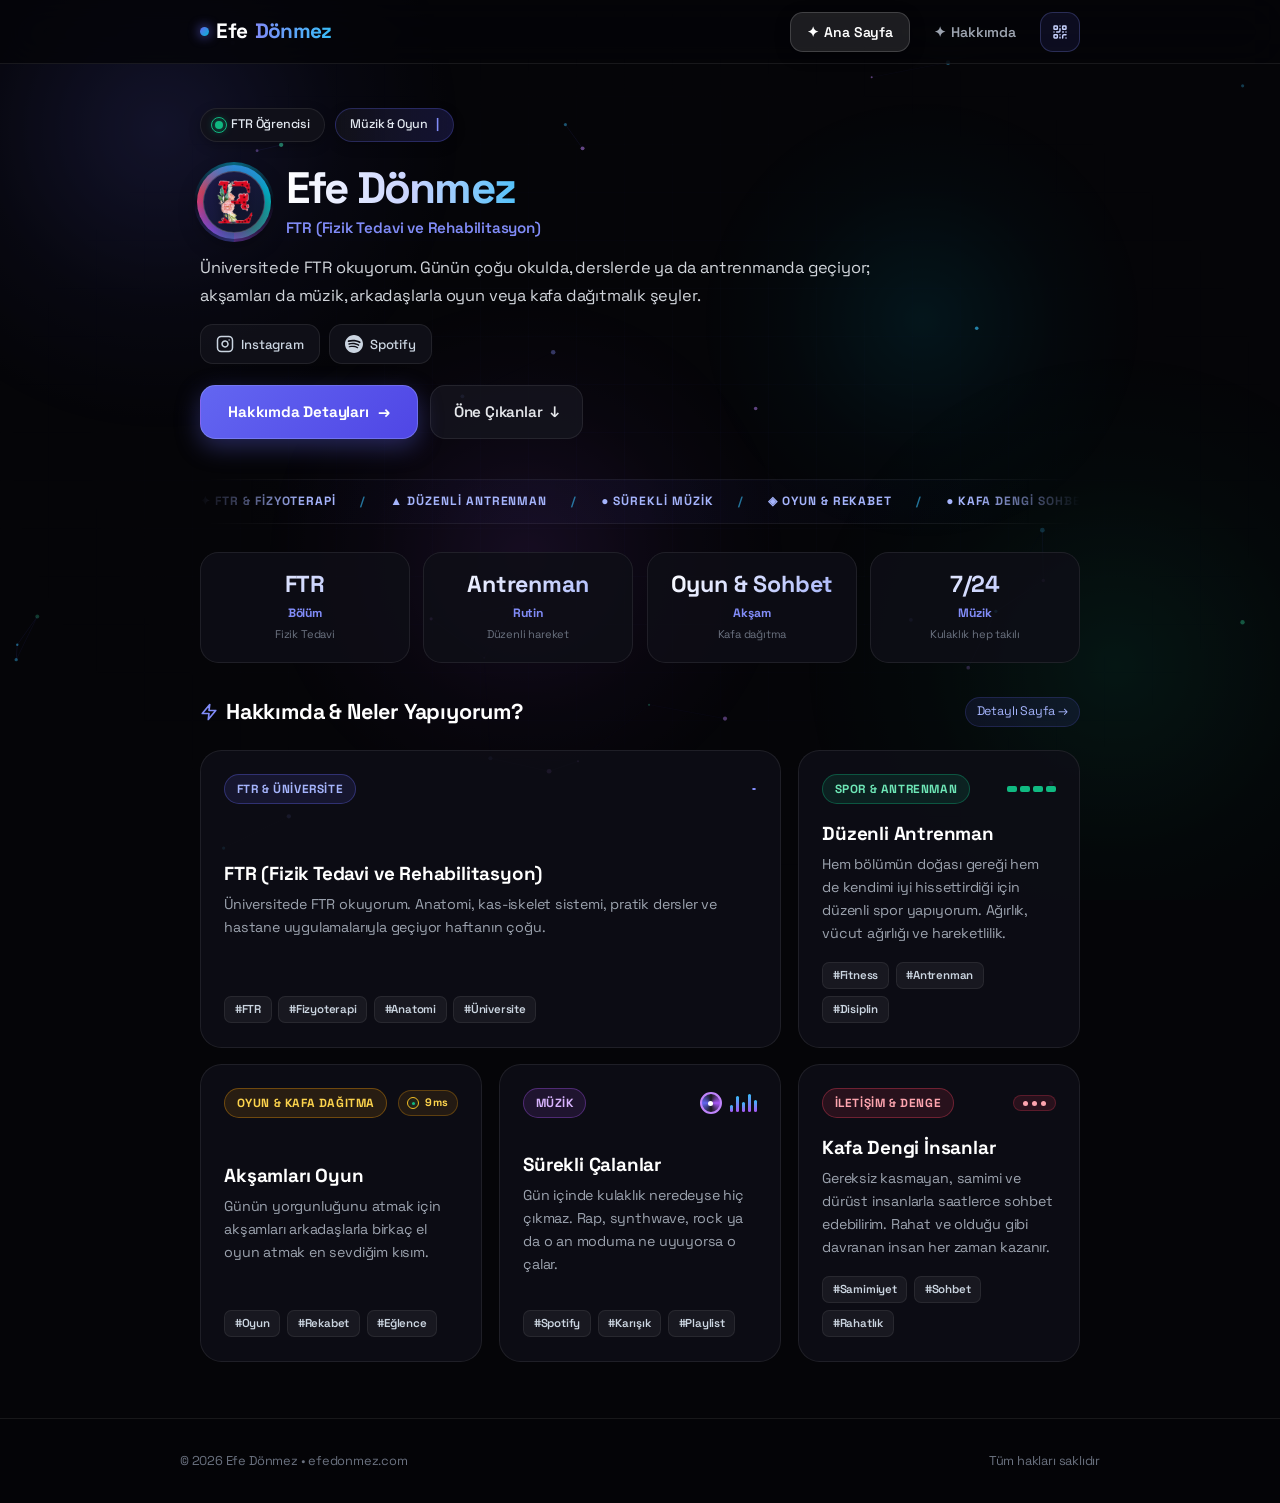
<file: index.html>
<!DOCTYPE html>
<html lang="tr">
<head>
  <meta charset="UTF-8" />
  <meta name="viewport" content="width=device-width, initial-scale=1.0, maximum-scale=5.0, viewport-fit=cover" />
  <meta name="theme-color" content="#050508" />
  <meta name="description" content="Efe Dönmez - Fizik Tedavi ve Rehabilitasyon (FTR) Öğrencisi Kişisel Web Sitesi Ana Sayfa." />
  <meta name="keywords" content="Efe Dönmez, efedonmez, efedonmez.com, FTR" />
  <link rel="canonical" href="https://efedonmez.com/" />
  <link rel="manifest" href="site.webmanifest" />
  <title>Efe Dönmez — Ana Sayfa | efedonmez.com</title>

  <!-- Favicon -->
  <link rel="icon" href="/favicon.ico" sizes="48x48" />
  <link rel="icon" type="image/png" sizes="192x192" href="/assets/favicon-192x192.png" />
  <link rel="apple-touch-icon" sizes="180x180" href="/assets/apple-touch-icon.png" />

  <!-- Fonts & Stiller (< 200 satır kuralına uygun ayrık CSS'ler) -->
  <link rel="preconnect" href="https://fonts.googleapis.com" />
  <link rel="preconnect" href="https://fonts.gstatic.com" crossorigin />
  <link href="https://fonts.googleapis.com/css2?family=Space+Grotesk:wght@400;500;600;700&display=swap" rel="stylesheet" />
  <link rel="stylesheet" href="css/base.css" />
  <link rel="stylesheet" href="css/showcase.css" />
  <link rel="stylesheet" href="css/bento.css" />
  <link rel="stylesheet" href="css/qr-card.css" />
</head>
<body>
  <div class="scroll-progress-bar" id="scroll-progress"></div>

  <!-- Ambient Background Bileşeni -->
  <canvas id="bg-particles" aria-hidden="true"></canvas>
  <div class="ambient-bg" aria-hidden="true">
    <div class="cyber-grid"></div>
    <div class="glow-orb glow-orb-1"></div>
    <div class="glow-orb glow-orb-2"></div>
    <div class="glow-orb glow-orb-3"></div>
    <div class="glow-orb glow-orb-4"></div>
  </div>
  <div class="cursor-glow" id="cursor-glow" aria-hidden="true"></div>

  <!-- Üst Navigasyon Bileşeni -->
  <header>
    <div class="nav-container">
      <a href="index.html" class="brand-btn" aria-label="Ana Sayfa">
        <span class="brand-dot"></span>Efe<span class="accent">Dönmez</span>
      </a>
      <nav class="nav-tabs">
        <a href="index.html" class="tab-btn active" id="nav-home"><span>✦</span> Ana Sayfa</a>
        <a href="hakkimda.html" class="tab-btn" id="nav-about"><span>✦</span> Hakkımda</a>
        <button onclick="openQrModal()" class="tab-btn qr-trigger-btn" title="Dijital Kartvizit & QR" aria-label="Dijital Kartvizit">
          <svg width="16" height="16" viewBox="0 0 24 24" fill="none" stroke="currentColor" stroke-width="2.2" stroke-linecap="round" stroke-linejoin="round"><rect width="5" height="5" x="3" y="3" rx="1"/><rect width="5" height="5" x="16" y="3" rx="1"/><rect width="5" height="5" x="3" y="16" rx="1"/><path d="M21 16h-3a2 2 0 0 0-2 2v3"/><path d="M21 21v.01"/><path d="M12 7v3a2 2 0 0 1-2 2H7"/><path d="M3 12h.01"/><path d="M12 3h.01"/><path d="M12 16v.01"/><path d="M16 12h1"/><path d="M21 12v.01"/><path d="M12 21v-1"/></svg>
        </button>
      </nav>
    </div>
  </header>

  <main>
    <section id="view-home" class="fade-in">
      <!-- 1. Hero Bölümü -->
      <div class="hero-section">
        <div class="profile-badge-row stagger-item" style="--delay: 0.05s">
          <div class="status-pill"><span class="status-dot"></span><span>FTR Öğrencisi</span></div>
          <div class="status-pill pill-glow"><span id="typewriter-text">Müzik & Oyun</span><span class="typewriter-cursor">|</span></div>
        </div>
        <div class="hero-main">
          <div class="hero-name-row stagger-item" style="--delay: 0.12s">
            <div class="avatar-wrapper" onclick="triggerAvatarBurst(event)" title="Tıkla!">
              <div class="avatar-ring"></div><div class="avatar-ring-outer"></div>
              <div class="hero-avatar"><img src="assets/avatar.png" alt="Efe Dönmez" width="62" height="62" fetchpriority="high" class="avatar-img" /></div>
            </div>
            <div class="hero-titles">
              <h1 class="shimmer-title">Efe Dönmez</h1>
              <p class="hero-subtitle"><span>FTR (Fizik Tedavi ve Rehabilitasyon)</span></p>
            </div>
          </div>
          <p class="hero-bio stagger-item" style="--delay: 0.2s">Üniversitede FTR okuyorum. Günün çoğu okulda, derslerde ya da antrenmanda geçiyor; akşamları da müzik, arkadaşlarla oyun veya kafa dağıtmalık şeyler.</p>
          <div class="social-strip stagger-item" style="--delay: 0.28s" id="social-strip"></div>
          <div class="hero-cta-group stagger-item" style="--delay: 0.35s">
            <a href="hakkimda.html" class="btn-hero-primary"><span class="btn-shine"></span><span>Hakkımda Detayları</span><span class="arrow-slide">→</span></a>
            <a href="#vitrin" class="btn-hero-secondary"><span>Öne Çıkanlar</span><span class="bounce-arrow">↓</span></a>
          </div>
        </div>
      </div>

      <!-- 2. Kayan Şerit (Marquee) -->
      <div class="marquee-wrapper stagger-item" style="--delay: 0.42s">
        <div class="marquee-track">
          <div class="marquee-content">
            <span>✦ FTR & FİZYOTERAPİ</span><span class="sep">/</span><span>▲ DÜZENLİ ANTRENMAN</span><span class="sep">/</span>
            <span>● SÜREKLİ MÜZİK</span><span class="sep">/</span><span>◈ OYUN & REKABET</span><span class="sep">/</span>
            <span>● KAFA DENGİ SOHBET</span><span class="sep">/</span><span>✦ EFEDONMEZ.COM</span>
          </div>
        </div>
      </div>

      <!-- 3. Sayaçlar -->
      <div class="stats-grid" id="stats-container"></div>

      <!-- 4. Bento Grid Öne Çıkanlar -->
      <div class="section-header" id="vitrin">
        <div class="section-title">
          <svg class="zap-icon" width="18" height="18" viewBox="0 0 24 24" fill="none" stroke="currentColor" stroke-width="2.2" stroke-linecap="round" stroke-linejoin="round" style="color: #818cf8; vertical-align: middle;"><polygon points="13 2 3 14 12 14 11 22 21 10 12 10 13 2"/></svg>
          <h2 style="font-size: inherit; font-weight: inherit; margin: 0; display: inline;">Hakkımda & Neler Yapıyorum?</h2>
        </div>
        <a href="hakkimda.html" class="section-sub" style="text-decoration:none;">Detaylı Sayfa →</a>
      </div>
      <div class="bento-grid" id="bento-container"></div>
    </section>
  </main>

  <footer>
    <div class="footer-inner">
      <span>© 2026 Efe Dönmez • efedonmez.com</span>
      <span>Tüm hakları saklıdır</span>
    </div>
  </footer>

  <!-- Modüler JS Bileşenleri (< 200 Satır Kuralına Uygun) -->
  <script src="js/confetti.js"></script>
  <script src="js/particles.js"></script>
  <script src="data/profile.js"></script>
  <script src="js/app.js"></script>
  <script src="js/components.js"></script>
  <script src="js/qr-card.js"></script>
</body>
</html>
</file>
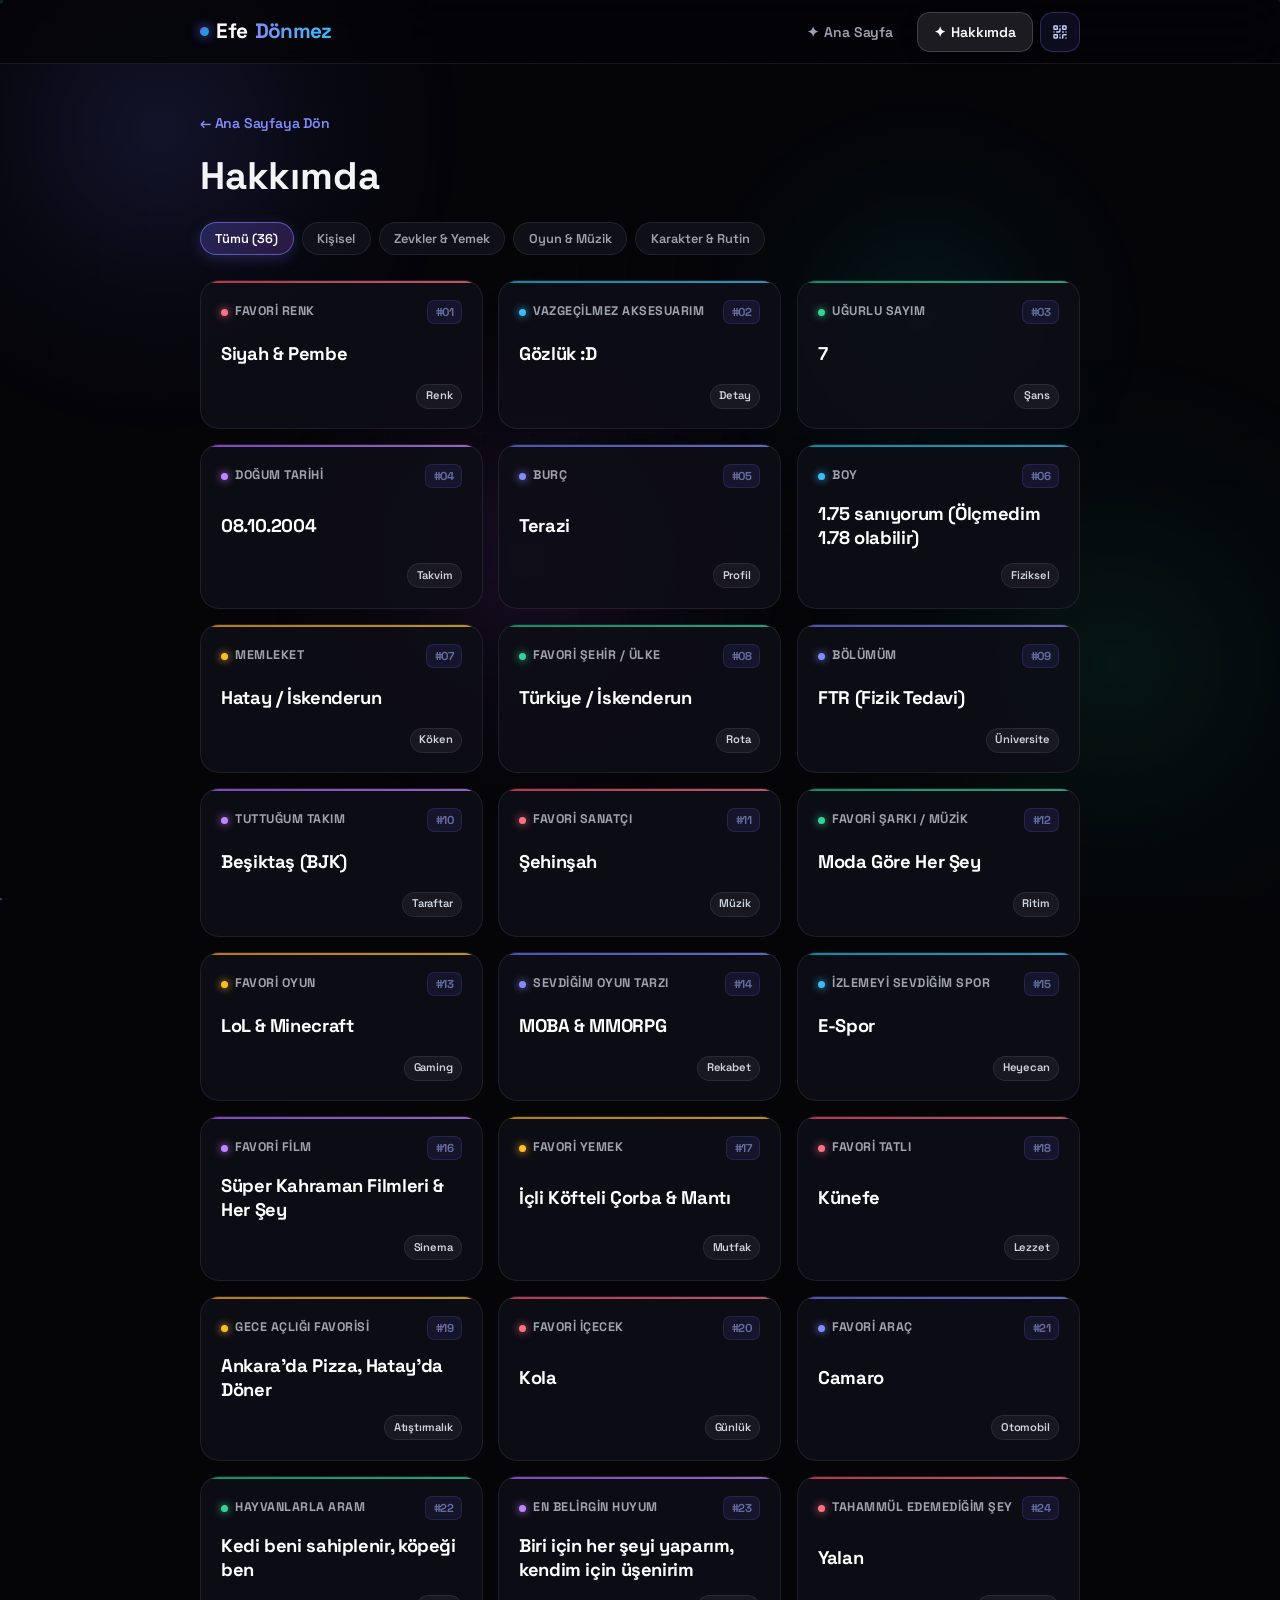
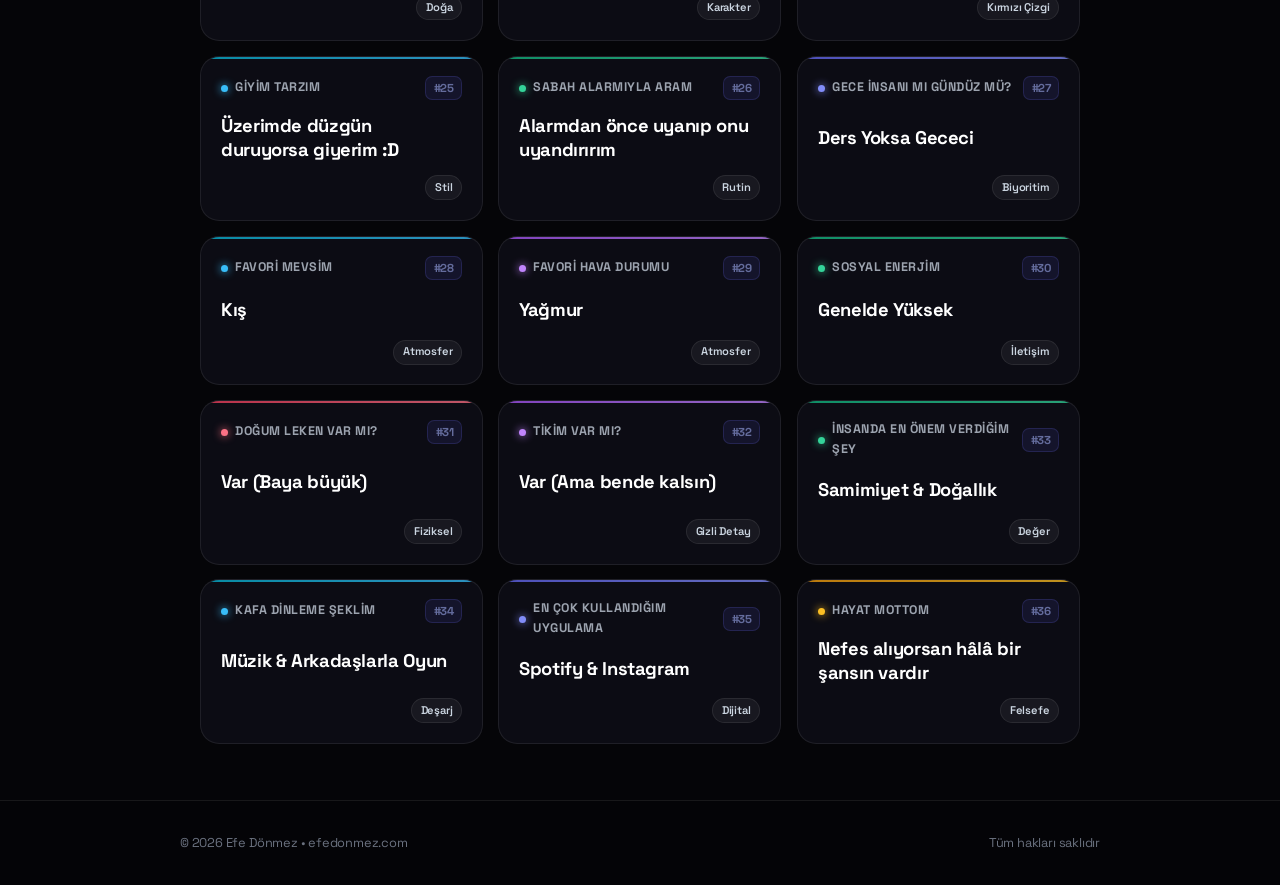
<file: hakkimda.html>
<!DOCTYPE html>
<html lang="tr">
<head>
  <meta charset="UTF-8" />
  <meta name="viewport" content="width=device-width, initial-scale=1.0, maximum-scale=5.0, viewport-fit=cover" />
  <meta name="theme-color" content="#050508" />
  <meta name="description" content="Efe Dönmez - Hakkımda & Kişisel Favoriler." />
  <link rel="canonical" href="https://efedonmez.com/hakkimda.html" />
  <link rel="manifest" href="site.webmanifest" />
  <title>Hakkımda — Efe Dönmez | efedonmez.com</title>

  <!-- Favicon -->
  <link rel="icon" href="/favicon.ico" sizes="48x48" />
  <link rel="icon" type="image/png" sizes="192x192" href="/assets/favicon-192x192.png" />
  <link rel="apple-touch-icon" sizes="180x180" href="/assets/apple-touch-icon.png" />

  <!-- Fonts & Stiller (< 200 satır kuralına uygun ayrık CSS'ler) -->
  <link rel="preconnect" href="https://fonts.googleapis.com" />
  <link rel="preconnect" href="https://fonts.gstatic.com" crossorigin />
  <link href="https://fonts.googleapis.com/css2?family=Space+Grotesk:wght@400;500;600;700&display=swap" rel="stylesheet" />
  <link rel="stylesheet" href="css/base.css" />
  <link rel="stylesheet" href="css/bento.css" />
  <link rel="stylesheet" href="css/about.css" />
  <link rel="stylesheet" href="css/qr-card.css" />
</head>
<body>
  <div class="scroll-progress-bar" id="scroll-progress"></div>

  <!-- Ambient Background Bileşeni -->
  <canvas id="bg-particles" aria-hidden="true"></canvas>
  <div class="ambient-bg" aria-hidden="true">
    <div class="cyber-grid"></div>
    <div class="glow-orb glow-orb-1"></div>
    <div class="glow-orb glow-orb-2"></div>
    <div class="glow-orb glow-orb-3"></div>
    <div class="glow-orb glow-orb-4"></div>
  </div>
  <div class="cursor-glow" id="cursor-glow" aria-hidden="true"></div>

  <!-- Üst Navigasyon Bileşeni -->
  <header>
    <div class="nav-container">
      <a href="index.html" class="brand-btn" aria-label="Ana Sayfa">
        <span class="brand-dot"></span>Efe<span class="accent">Dönmez</span>
      </a>
      <nav class="nav-tabs">
        <a href="index.html" class="tab-btn" id="nav-home"><span>✦</span> Ana Sayfa</a>
        <a href="hakkimda.html" class="tab-btn active" id="nav-about"><span>✦</span> Hakkımda</a>
        <button onclick="openQrModal()" class="tab-btn qr-trigger-btn" title="Dijital Kartvizit & QR" aria-label="Dijital Kartvizit">
          <svg width="16" height="16" viewBox="0 0 24 24" fill="none" stroke="currentColor" stroke-width="2.2" stroke-linecap="round" stroke-linejoin="round"><rect width="5" height="5" x="3" y="3" rx="1"/><rect width="5" height="5" x="16" y="3" rx="1"/><rect width="5" height="5" x="3" y="16" rx="1"/><path d="M21 16h-3a2 2 0 0 0-2 2v3"/><path d="M21 21v.01"/><path d="M12 7v3a2 2 0 0 1-2 2H7"/><path d="M3 12h.01"/><path d="M12 3h.01"/><path d="M12 16v.01"/><path d="M16 12h1"/><path d="M21 12v.01"/><path d="M12 21v-1"/></svg>
        </button>
      </nav>
    </div>
  </header>

  <main>
    <section id="view-about" class="fade-in">
      <div class="about-header">
        <a href="index.html" class="back-link">← Ana Sayfaya Dön</a>
        <h1 class="shimmer-title" style="font-size: clamp(1.8rem, 4vw, 2.4rem);">Hakkımda</h1>
        <div class="about-filters">
          <button class="filter-pill active" onclick="filterAboutCards('all', this)">Tümü (36)</button>
          <button class="filter-pill" onclick="filterAboutCards('kisisel', this)">Kişisel</button>
          <button class="filter-pill" onclick="filterAboutCards('zevkler', this)">Zevkler & Yemek</button>
          <button class="filter-pill" onclick="filterAboutCards('oyunmuzik', this)">Oyun & Müzik</button>
          <button class="filter-pill" onclick="filterAboutCards('karakter', this)">Karakter & Rutin</button>
        </div>
      </div>

      <!-- Kişisel Favoriler Bileşen Izgarası (Her Kategoriden 1 Seçim - data/about.js) -->
      <div class="personal-grid" id="favorites-container"></div>
    </section>
  </main>

  <footer>
    <div class="footer-inner">
      <span>© 2026 Efe Dönmez • efedonmez.com</span>
      <span>Tüm hakları saklıdır</span>
    </div>
  </footer>

  <!-- Modüler JS Bileşenleri (< 200 Satır Kuralına Uygun) -->
  <script src="js/confetti.js"></script>
  <script src="js/particles.js"></script>
  <script src="data/about.js"></script>
  <script src="js/components.js"></script>
  <script src="js/qr-card.js"></script>
</body>
</html>
</file>
<file: css/base.css>
/* ==========================================================================
   1. BASE.CSS - Değişkenler, Arka Plan Aurora, Siber Izgara ve Navigasyon
   ========================================================================== */

*, *::before, *::after {
  box-sizing: border-box;
  margin: 0;
  padding: 0;
  -webkit-tap-highlight-color: transparent;
}

a {
  text-decoration: none;
  color: inherit;
}

:root {
  --bg-deep: #050508;
  --bg-card: rgba(15, 15, 23, 0.86);
  --bg-card-hover: rgba(22, 22, 34, 0.94);
  --bg-darker: #0a0a0f;
  --border-subtle: rgba(255, 255, 255, 0.08);
  --border-hover: rgba(129, 140, 248, 0.45);
  --text-main: #f4f4f6;
  --text-muted: #9ca3af;
  --text-faint: #6b7280;
  --primary: #6366f1;
  --primary-light: #818cf8;
  --primary-dark: #4f46e5;
  --primary-glow: rgba(99, 102, 241, 0.35);
  --emerald: #10b981;
  --purple: #a855f7;
  --amber: #f59e0b;
  --rose: #f43f5e;
  --cyan: #06b6d4;
  --font-sans: 'Space Grotesk', -apple-system, BlinkMacSystemFont, "Segoe UI", Roboto, sans-serif;
  --sat: env(safe-area-inset-top, 0px);
  --sab: env(safe-area-inset-bottom, 0px);
}

html {
  scroll-behavior: smooth;
  font-size: 16px;
  -webkit-text-size-adjust: 100%;
  text-size-adjust: 100%;
  -webkit-overflow-scrolling: touch;
}

body {
  background-color: var(--bg-deep);
  color: var(--text-main);
  font-family: var(--font-sans);
  letter-spacing: -0.012em;
  line-height: 1.6;
  min-height: 100vh;
  min-height: 100dvh;
  display: flex;
  flex-direction: column;
  position: relative;
  overflow-x: hidden;
  -webkit-font-smoothing: antialiased;
  -moz-osx-font-smoothing: grayscale;
  -webkit-tap-highlight-color: transparent;
  -webkit-touch-callout: none;
  text-rendering: optimizeLegibility;
  -webkit-user-select: none;
  -moz-user-select: none;
  -ms-user-select: none;
  user-select: none;
}

::selection { background-color: var(--primary); color: #fff; }
::-webkit-scrollbar { width: 6px; }
::-webkit-scrollbar-track { background: var(--bg-deep); }
::-webkit-scrollbar-thumb { background: linear-gradient(180deg, #6366f1, #10b981); border-radius: 9999px; }

.scroll-progress-bar {
  position: fixed; top: 0; left: 0; height: 3px; width: 0%;
  background: linear-gradient(90deg, #6366f1, #a855f7, #06b6d4, #10b981);
  background-size: 200% 100%;
  animation: gradientMove 3s linear infinite;
  z-index: 9999;
  box-shadow: 0 0 12px rgba(99, 102, 241, 0.8);
}

@keyframes gradientMove {
  0% { background-position: 0% 50%; }
  100% { background-position: 200% 50%; }
}

#bg-particles {
  position: fixed; inset: 0; width: 100vw; height: 100vh;
  pointer-events: none; z-index: 0;
}

.ambient-bg { position: fixed; inset: 0; pointer-events: none; z-index: 0; overflow: hidden; }

.cyber-grid {
  position: absolute; inset: 0;
  background-image: linear-gradient(rgba(99, 102, 241, 0.04) 1px, transparent 1px),
                    linear-gradient(90deg, rgba(99, 102, 241, 0.04) 1px, transparent 1px);
  background-size: 48px 48px;
  mask-image: radial-gradient(ellipse at center, rgba(0,0,0,0.65) 0%, transparent 75%);
  -webkit-mask-image: radial-gradient(ellipse at center, rgba(0,0,0,0.65) 0%, transparent 75%);
}

.glow-orb { position: absolute; border-radius: 50%; opacity: 0.55; will-change: transform; pointer-events: none; }
.glow-orb-1 { width: 620px; height: 620px; background: radial-gradient(circle, rgba(99, 102, 241, 0.28) 0%, rgba(99, 102, 241, 0.08) 40%, transparent 70%); top: -180px; left: -150px; animation: orbFloat1 16s ease-in-out infinite alternate; }
.glow-orb-2 { width: 650px; height: 650px; background: radial-gradient(circle, rgba(16, 185, 129, 0.18) 0%, rgba(16, 185, 129, 0.05) 40%, transparent 70%); bottom: -10%; right: -160px; animation: orbFloat2 20s ease-in-out infinite alternate; }
.glow-orb-3 { width: 540px; height: 540px; background: radial-gradient(circle, rgba(168, 85, 247, 0.2) 0%, rgba(168, 85, 247, 0.06) 40%, transparent 70%); top: 32%; left: 20%; animation: orbFloat3 18s ease-in-out infinite alternate; }
.glow-orb-4 { width: 460px; height: 460px; background: radial-gradient(circle, rgba(6, 182, 212, 0.18) 0%, rgba(6, 182, 212, 0.05) 40%, transparent 70%); top: 10%; right: 10%; animation: orbFloat1 22s ease-in-out infinite alternate-reverse; }

@keyframes orbFloat1 { 0% { transform: translate3d(0, 0, 0); } 100% { transform: translate3d(55px, 65px, 0); } }
@keyframes orbFloat2 { 0% { transform: translate3d(0, 0, 0); } 100% { transform: translate3d(-60px, -65px, 0); } }
@keyframes orbFloat3 { 0% { transform: translate3d(0, 0, 0); } 100% { transform: translate3d(45px, -50px, 0); } }

.cursor-glow {
  position: fixed; top: 0; left: 0; width: 420px; height: 420px; border-radius: 50%;
  background: radial-gradient(circle, rgba(99, 102, 241, 0.13) 0%, rgba(6, 182, 212, 0.05) 40%, transparent 70%);
  pointer-events: none; z-index: 1; will-change: transform;
  transform: translate3d(-9999px, -9999px, 0); transition: opacity 0.3s ease; opacity: 0;
}

.click-ripple {
  position: fixed; border-radius: 50%; pointer-events: none; z-index: 9998;
  border: 2px solid rgba(129, 140, 248, 0.75);
  box-shadow: 0 0 20px rgba(99, 102, 241, 0.5), inset 0 0 12px rgba(6, 182, 212, 0.4);
  transform: translate(-50%, -50%) scale(0);
  animation: rippleExpand 0.65s cubic-bezier(0.16, 1, 0.3, 1) forwards;
}

@keyframes rippleExpand {
  0% { width: 0px; height: 0px; opacity: 1; transform: translate(-50%, -50%) scale(0.2); }
  100% { width: 130px; height: 130px; opacity: 0; transform: translate(-50%, -50%) scale(1); }
}

header {
  position: sticky; top: 0; z-index: 50;
  background-color: rgba(5, 5, 8, 0.78);
  backdrop-filter: blur(20px); -webkit-backdrop-filter: blur(20px);
  border-bottom: 1px solid var(--border-subtle);
  padding-top: var(--sat); height: calc(64px + var(--sat));
}

.nav-container { max-width: 920px; margin: 0 auto; padding: 0 1.25rem; height: 64px; display: flex; align-items: center; justify-content: space-between; }
.brand-btn { background: transparent; border: none; font-size: 1.3rem; font-weight: 800; color: #fff; cursor: pointer; letter-spacing: -0.03em; display: flex; align-items: center; gap: 0.45rem; transition: transform 0.25s cubic-bezier(0.34, 1.56, 0.64, 1); }
.brand-btn:hover { transform: scale(1.04); }
.brand-btn:active { transform: scale(0.95); }
.brand-dot { width: 9px; height: 9px; border-radius: 50%; background: linear-gradient(135deg, #6366f1, #06b6d4); box-shadow: 0 0 12px #6366f1; animation: statusPulse 2s infinite; }
.brand-btn span.accent { background: linear-gradient(90deg, #818cf8, #38bdf8, #c084fc); background-size: 200% auto; -webkit-background-clip: text; -webkit-text-fill-color: transparent; animation: textShine 4s linear infinite; }

.nav-tabs { display: flex; gap: 0.45rem; align-items: center; }
.tab-btn { text-decoration: none; padding: 0.45rem 1rem; min-height: 40px; border-radius: 0.8rem; font-size: 0.875rem; font-weight: 600; border: 1px solid transparent; cursor: pointer; transition: all 0.25s cubic-bezier(0.16, 1, 0.3, 1); background: transparent; color: var(--text-muted); display: inline-flex; align-items: center; gap: 0.35rem; }
.tab-btn:hover { color: #fff; background-color: rgba(255, 255, 255, 0.06); transform: translateY(-1px); text-decoration: none; }
.tab-btn:active { transform: scale(0.95); }
.tab-btn.active { background-color: rgba(255, 255, 255, 0.1); color: #fff; border-color: rgba(255, 255, 255, 0.16); box-shadow: 0 4px 15px rgba(0, 0, 0, 0.3); }

.sparkle-icon { display: inline-block; animation: sparkleTwinkle 2.2s ease-in-out infinite; }
@keyframes sparkleTwinkle { 0%, 100% { transform: scale(1) rotate(0deg); } 50% { transform: scale(1.25) rotate(18deg); } }
@keyframes statusPulse { 0%, 100% { opacity: 1; transform: scale(1); } 50% { opacity: 0.4; transform: scale(0.85); } }

main { position: relative; z-index: 2; max-width: 920px; width: 100%; margin: 0 auto; padding: 1.5rem 1.25rem 3.5rem 1.25rem; flex: 1; }
.stagger-item { opacity: 0; transform: translateY(18px); animation: staggerReveal 0.65s cubic-bezier(0.22, 1, 0.36, 1) forwards; animation-delay: var(--delay, 0s); }
@keyframes staggerReveal { from { opacity: 0; transform: translateY(18px) scale(0.98); } to { opacity: 1; transform: translateY(0) scale(1); } }
.fade-in { animation: fadeIn 0.4s cubic-bezier(0.16, 1, 0.3, 1) forwards; }
@keyframes fadeIn { from { opacity: 0; transform: translateY(12px); } to { opacity: 1; transform: translateY(0); } }
.hidden { display: none !important; }

footer { position: relative; z-index: 2; border-top: 1px solid var(--border-subtle); padding: 2rem 1.25rem calc(2rem + var(--sab)) 1.25rem; text-align: center; font-size: 0.8rem; color: var(--text-faint); background-color: rgba(5, 5, 8, 0.92); }
.footer-inner { max-width: 920px; margin: 0 auto; display: flex; flex-direction: column; gap: 0.5rem; align-items: center; justify-content: space-between; }
@media (min-width: 640px) { .footer-inner { flex-direction: row; } }

@media (hover: none) {
  .cursor-glow { display: none !important; }
}

@media (max-width: 480px) {
  .nav-container { padding: 0 1rem; }
  .brand-btn { font-size: 1.15rem; gap: 0.35rem; }
  .nav-tabs { gap: 0.3rem; }
  .tab-btn { padding: 0.38rem 0.72rem; font-size: 0.8rem; min-height: 38px; white-space: nowrap; }
  main { padding: 0.85rem 1rem 3rem 1rem; }
  .glow-orb { width: 300px !important; height: 300px !important; }
}

@media (max-width: 360px) {
  .brand-btn { font-size: 1.05rem; }
  .tab-btn { padding: 0.32rem 0.58rem; font-size: 0.76rem; }
}
</file>
<file: css/showcase.css>
/* ==========================================================================
   SHOWCASE.CSS - Hero, Avatar Halo, Butonlar, Marquee & Sayaçlar (< 150 Satır)
   ========================================================================== */

.hero-section { padding: 1.25rem 0 2rem 0; display: flex; flex-direction: column; gap: 1.35rem; }
.profile-badge-row { display: flex; flex-wrap: wrap; align-items: center; gap: 0.6rem; }

.status-pill {
  display: inline-flex; align-items: center; gap: 0.5rem;
  padding: 0.38rem 0.9rem; border-radius: 9999px;
  background-color: rgba(18, 18, 26, 0.88); border: 1px solid var(--border-subtle);
  font-size: 0.78rem; font-weight: 500; color: #e2e8f0;
  box-shadow: 0 4px 12px rgba(0, 0, 0, 0.25);
  transition: transform 0.2s ease, border-color 0.2s ease;
}
.status-pill:hover { transform: translateY(-2px); border-color: rgba(129, 140, 248, 0.4); }
.pill-glow { border-color: rgba(99, 102, 241, 0.28); background: linear-gradient(90deg, rgba(18, 18, 26, 0.9), rgba(49, 46, 129, 0.35)); }

.status-dot { width: 8px; height: 8px; border-radius: 50%; background-color: var(--emerald); box-shadow: 0 0 10px var(--emerald); position: relative; }
.status-dot::after { content: ''; position: absolute; inset: -4px; border-radius: 50%; border: 1.5px solid var(--emerald); animation: radarPing 1.8s cubic-bezier(0, 0, 0.2, 1) infinite; }
@keyframes radarPing { 0% { transform: scale(0.8); opacity: 0.9; } 100% { transform: scale(2.4); opacity: 0; } }

.floating-emoji { display: inline-block; animation: floatWave 2.5s ease-in-out infinite; }
@keyframes floatWave { 0%, 100% { transform: translateY(0) rotate(0deg); } 50% { transform: translateY(-3px) rotate(10deg); } }
.typewriter-cursor { color: var(--primary-light); font-weight: 800; animation: blinkCursor 0.8s step-end infinite; }
@keyframes blinkCursor { 0%, 100% { opacity: 1; } 50% { opacity: 0; } }

.hero-main { display: flex; flex-direction: column; gap: 0.9rem; }
.hero-name-row { display: flex; align-items: center; gap: 1.1rem; }

.avatar-wrapper { position: relative; width: 68px; height: 68px; display: flex; align-items: center; justify-content: center; cursor: pointer; flex-shrink: 0; animation: floatY 4s ease-in-out infinite; }
@keyframes floatY { 0%, 100% { transform: translateY(0px); } 50% { transform: translateY(-5px); } }
.avatar-ring { position: absolute; inset: -3px; border-radius: 50%; background: conic-gradient(from 0deg, #6366f1, #06b6d4, #10b981, #a855f7, #f43f5e, #6366f1); animation: spinHalo 4s linear infinite; }
.avatar-ring-outer { position: absolute; inset: -6px; border-radius: 50%; background: conic-gradient(from 180deg, #6366f1, transparent, #06b6d4, transparent, #a855f7); animation: spinHaloReverse 6s linear infinite; opacity: 0.55; }
@keyframes spinHalo { 0% { transform: rotate(0deg); } 100% { transform: rotate(360deg); } }
@keyframes spinHaloReverse { 0% { transform: rotate(360deg); } 100% { transform: rotate(0deg); } }

.hero-avatar {
  position: relative; z-index: 2; width: 62px; height: 62px; border-radius: 50%;
  background: linear-gradient(135deg, #1e1b4b 0%, #0f172a 100%);
  border: 1.5px solid rgba(255, 255, 255, 0.2);
  display: flex; align-items: center; justify-content: center;
  overflow: hidden;
  box-shadow: 0 8px 24px rgba(0, 0, 0, 0.45);
  transition: transform 0.2s cubic-bezier(0.34, 1.56, 0.64, 1);
}
.hero-avatar img,
.avatar-img {
  width: 100%; height: 100%; object-fit: contain; padding: 5px; display: block;
  user-select: none; -webkit-user-drag: none; filter: drop-shadow(0 2px 6px rgba(0, 0, 0, 0.35));
}
.avatar-wrapper:hover .hero-avatar { transform: scale(1.06); }
.avatar-wrapper:active .hero-avatar { transform: scale(0.92); }

.shimmer-title {
  font-size: clamp(2rem, 5vw, 2.75rem); font-weight: 900; letter-spacing: -0.04em; line-height: 1.1;
  background: linear-gradient(90deg, #fff 0%, #c7d2fe 25%, #38bdf8 50%, #a855f7 75%, #fff 100%);
  background-size: 200% auto; -webkit-background-clip: text; -webkit-text-fill-color: transparent;
  animation: textShine 5s linear infinite;
}
@keyframes textShine { 0% { background-position: 0% center; } 100% { background-position: 200% center; } }
.hero-subtitle { font-size: 0.95rem; color: var(--primary-light); font-weight: 600; margin-top: 0.2rem; }
.hero-bio { font-size: 1.02rem; color: #d1d5db; line-height: 1.72; max-width: 680px; }

.hero-cta-group { display: flex; flex-wrap: wrap; gap: 0.8rem; margin-top: 0.4rem; }
.btn-hero-primary {
  position: relative; overflow: hidden; display: inline-flex; align-items: center; justify-content: center; gap: 0.55rem;
  padding: 0.85rem 1.7rem; min-height: 50px;
  background: linear-gradient(135deg, #6366f1 0%, #4f46e5 50%, #7c3aed 100%);
  background-size: 200% 200%; animation: gradientMove 4s ease infinite;
  color: #fff; border: 1px solid rgba(165, 180, 252, 0.35); border-radius: 0.95rem;
  font-size: 0.95rem; font-weight: 700; cursor: pointer;
  transition: transform 0.2s ease, box-shadow 0.2s ease; box-shadow: 0 8px 25px var(--primary-glow);
}
.btn-shine { position: absolute; top: 0; left: -100%; width: 60%; height: 100%; background: linear-gradient(90deg, transparent, rgba(255, 255, 255, 0.35), transparent); transform: skewX(-20deg); animation: btnShineSweep 3.5s infinite; pointer-events: none; }
@keyframes btnShineSweep { 0% { left: -100%; } 35%, 100% { left: 200%; } }
.btn-hero-primary:hover { transform: translateY(-3px) scale(1.02); box-shadow: 0 14px 32px rgba(99, 102, 241, 0.55); }
.btn-hero-primary:active { transform: scale(0.96); }

.btn-hero-secondary {
  display: inline-flex; align-items: center; justify-content: center; gap: 0.5rem;
  padding: 0.85rem 1.4rem; min-height: 50px; background-color: rgba(20, 20, 30, 0.85);
  color: #e5e7eb; border: 1px solid var(--border-subtle); border-radius: 0.95rem;
  font-size: 0.95rem; font-weight: 600; text-decoration: none; cursor: pointer; transition: all 0.2s ease;
}
.btn-hero-secondary:hover { background-color: rgba(30, 30, 44, 0.95); color: #fff; border-color: rgba(129, 140, 248, 0.4); transform: translateY(-2px); }
.bounce-arrow { display: inline-block; animation: bounceY 1.6s infinite ease-in-out; }
@keyframes bounceY { 0%, 100% { transform: translateY(0); } 50% { transform: translateY(4px); } }

.social-strip { display: flex; flex-wrap: wrap; gap: 0.55rem; }
.social-badge {
  display: inline-flex; align-items: center; gap: 0.45rem; padding: 0.45rem 0.95rem; min-height: 40px;
  border-radius: 0.8rem; background-color: rgba(18, 18, 26, 0.85); border: 1px solid var(--border-subtle);
  font-size: 0.82rem; font-weight: 500; color: #cbd5e1; text-decoration: none; transition: all 0.25s cubic-bezier(0.34, 1.56, 0.64, 1);
}
.social-badge:hover { background-color: rgba(99, 102, 241, 0.18); color: #fff; border-color: rgba(129, 140, 248, 0.5); transform: translateY(-3px) scale(1.03); box-shadow: 0 8px 20px rgba(99, 102, 241, 0.25); }
.social-icon { display: inline-flex; align-items: center; justify-content: center; width: 18px; height: 18px; flex-shrink: 0; }
.social-icon svg { display: block; width: 18px; height: 18px; overflow: visible; }

.marquee-wrapper {
  margin: 0.5rem 0 1.75rem 0; padding: 0.75rem 0;
  border-top: 1px solid rgba(255, 255, 255, 0.06); border-bottom: 1px solid rgba(255, 255, 255, 0.06);
  background: linear-gradient(90deg, transparent, rgba(99, 102, 241, 0.05), transparent); overflow: hidden;
  mask-image: linear-gradient(90deg, transparent 0%, #000 12%, #000 88%, transparent 100%);
  -webkit-mask-image: linear-gradient(90deg, transparent 0%, #000 12%, #000 88%, transparent 100%);
}
.marquee-track { display: flex; width: max-content; will-change: transform; transform: translate3d(0, 0, 0); animation: marqueeScroll 24s linear infinite; }
.marquee-wrapper:hover .marquee-track { animation-play-state: paused; }
.marquee-content { display: flex; align-items: center; gap: 1.5rem; padding-right: 1.5rem; font-size: 0.75rem; font-weight: 700; letter-spacing: 0.08em; color: #a5b4fc; }
.marquee-content .sep { color: #38bdf8; opacity: 0.6; }
@keyframes marqueeScroll { 0% { transform: translate3d(0, 0, 0); } 100% { transform: translate3d(-50%, 0, 0); } }

.stats-grid { display: grid; grid-template-columns: repeat(2, 1fr); gap: 0.85rem; margin: 1rem 0 2rem 0; }
@media (min-width: 640px) { .stats-grid { grid-template-columns: repeat(4, 1fr); } }
.stat-card { padding: 1.15rem 1rem; background-color: var(--bg-card); border: 1px solid var(--border-subtle); border-radius: 1.15rem; text-align: center; position: relative; overflow: hidden; }
.stat-card::before { content: ''; position: absolute; top: 0; left: -100%; width: 100%; height: 2px; background: linear-gradient(90deg, transparent, #818cf8, #34d399, transparent); animation: topBorderFlow 4s linear infinite; animation-delay: var(--delay, 0s); }
@keyframes topBorderFlow { 0% { left: -100%; } 100% { left: 100%; } }
.stat-card:hover { border-color: var(--border-hover); box-shadow: 0 12px 28px rgba(0, 0, 0, 0.4), 0 0 20px rgba(99, 102, 241, 0.15); }
.stat-val { font-size: 1.45rem; font-weight: 800; background: linear-gradient(135deg, #fff 0%, #a5b4fc 100%); -webkit-background-clip: text; -webkit-text-fill-color: transparent; line-height: 1.2; }
.stat-lbl { font-size: 0.76rem; font-weight: 700; color: var(--primary-light); margin-top: 0.3rem; }
.stat-sub { font-size: 0.7rem; color: var(--text-faint); margin-top: 0.15rem; }

.section-header { display: flex; align-items: center; justify-content: space-between; margin: 2rem 0 1.25rem 0; }
.section-title { font-size: 1.35rem; font-weight: 800; color: #fff; display: flex; align-items: center; gap: 0.5rem; }
.zap-icon { display: inline-block; animation: zapBounce 2s infinite; }
@keyframes zapBounce { 0%, 100% { transform: scale(1); } 50% { transform: scale(1.2) rotate(-8deg); } }
.section-sub { font-size: 0.78rem; color: #a5b4fc; padding: 0.25rem 0.7rem; border-radius: 9999px; background: rgba(99, 102, 241, 0.1); border: 1px solid rgba(99, 102, 241, 0.2); }

@media (max-width: 480px) {
  .hero-section { gap: 1.15rem; padding: 0.6rem 0 1.6rem 0; }
  .shimmer-title { font-size: 2.15rem; line-height: 1.18; }
  .hero-bio { font-size: 0.88rem; line-height: 1.58; }
  .hero-cta-group { flex-direction: column; width: 100%; }
  .btn-hero-primary, .btn-hero-secondary { width: 100%; justify-content: center; min-height: 44px; }
  .stat-card { padding: 0.85rem 0.6rem; border-radius: 1rem; }
  .stat-val { font-size: 1.28rem; }
  .social-strip { gap: 0.45rem; }
  .social-badge { padding: 0.4rem 0.8rem; font-size: 0.8rem; min-height: 38px; }
}

@media (max-width: 360px) {
  .stats-grid { grid-template-columns: 1fr; }
  .hero-avatar { width: 50px; height: 50px; font-size: 1.1rem; }
}
</file>
<file: css/bento.css>
/* ==========================================================================
   BENTO.CSS - Bento Grid, Spotlight Efekti ve Canlı Kart Widget'ları (< 150 Satır)
   ========================================================================== */

.spotlight-card {
  position: relative; overflow: hidden; --mouse-x: 50%; --mouse-y: 50%; --rx: 0deg; --ry: 0deg;
  transform: perspective(1000px) rotateX(var(--rx)) rotateY(var(--ry));
  transition: transform 0.12s cubic-bezier(0.16, 1, 0.3, 1), border-color 0.25s ease, box-shadow 0.25s ease;
  will-change: transform;
}
.spotlight-card::after {
  content: ''; position: absolute; inset: 0;
  background: radial-gradient(420px circle at var(--mouse-x) var(--mouse-y), rgba(129, 140, 248, 0.14), transparent 45%);
  opacity: 0; transition: opacity 0.25s ease; pointer-events: none; z-index: 1;
}
.spotlight-card:hover::after { opacity: 1; }
@media (hover: none) {
  .spotlight-card { transform: none !important; }
  .spotlight-card::after { display: none !important; }
}

.bento-grid { display: grid; grid-template-columns: 1fr; gap: 1.05rem; }
@media (min-width: 640px) { .bento-grid { grid-template-columns: repeat(2, 1fr); } .bento-card.large, .bento-card.wide { grid-column: span 2; } }
@media (min-width: 860px) { .bento-grid { grid-template-columns: repeat(3, 1fr); } .bento-card.large { grid-column: span 2; } .bento-card.wide { grid-column: span 3; } }

.bento-card { padding: 1.45rem; border-radius: 1.35rem; background-color: var(--bg-card); border: 1px solid var(--border-subtle); display: flex; flex-direction: column; justify-content: space-between; gap: 1.05rem; position: relative; overflow: hidden; z-index: 1; }
.bento-card > * { position: relative; z-index: 2; }
.bento-card:hover { border-color: var(--border-hover); background-color: var(--bg-card-hover); box-shadow: 0 18px 40px rgba(0, 0, 0, 0.45), 0 0 25px rgba(99, 102, 241, 0.15); }
.bento-badge-row { display: flex; align-items: center; justify-content: space-between; gap: 0.5rem; }
.bento-badge { font-size: 0.74rem; font-weight: 700; text-transform: uppercase; letter-spacing: 0.05em; padding: 0.28rem 0.72rem; border-radius: 9999px; display: inline-flex; align-items: center; gap: 0.35rem; }
.bento-badge.indigo { color: #a5b4fc; border: 1px solid rgba(99, 102, 241, 0.35); background: rgba(99, 102, 241, 0.12); }
.bento-badge.emerald { color: #6ee7b7; border: 1px solid rgba(16, 185, 129, 0.35); background: rgba(16, 185, 129, 0.12); }
.bento-badge.purple { color: #d8b4fe; border: 1px solid rgba(168, 85, 247, 0.35); background: rgba(168, 85, 247, 0.12); }
.bento-badge.amber { color: #fcd34d; border: 1px solid rgba(245, 158, 11, 0.35); background: rgba(245, 158, 11, 0.12); }
.bento-badge.rose { color: #fda4af; border: 1px solid rgba(244, 63, 94, 0.35); background: rgba(244, 63, 94, 0.12); }
.bento-badge.cyan { color: #67e8f9; border: 1px solid rgba(6, 182, 212, 0.35); background: rgba(6, 182, 212, 0.12); }

/* Mini Card Canlı Widget'lar */
.ecg-widget { width: 90px; height: 24px; overflow: visible; }
.ecg-line { fill: none; stroke: #818cf8; stroke-width: 2.2; stroke-linecap: round; stroke-linejoin: round; stroke-dasharray: 160; stroke-dashoffset: 160; animation: ecgPulse 2.4s ease-in-out infinite; }
@keyframes ecgPulse { 0% { stroke-dashoffset: 160; opacity: 0.3; } 50% { stroke-dashoffset: 0; opacity: 1; } 100% { stroke-dashoffset: -160; opacity: 0.3; } }

.music-widget { display: flex; align-items: center; gap: 0.5rem; }
.vinyl-disc { width: 22px; height: 22px; border-radius: 50%; background: conic-gradient(#18181b, #a855f7, #18181b, #6366f1, #18181b); border: 2px solid #c084fc; display: flex; align-items: center; justify-content: center; animation: spinHalo 3s linear infinite; }
.vinyl-disc::after { content: ''; width: 5px; height: 5px; border-radius: 50%; background: #fff; }
.equalizer { display: flex; align-items: flex-end; gap: 3px; height: 18px; }
.eq-bar { width: 3px; background: linear-gradient(180deg, #38bdf8, #a855f7); border-radius: 2px; animation: equalize 0.9s infinite alternate ease-in-out; }
.eq-bar:nth-child(1) { height: 7px; animation-duration: 0.6s; }
.eq-bar:nth-child(2) { height: 16px; animation-duration: 0.95s; animation-delay: 0.15s; }
.eq-bar:nth-child(3) { height: 10px; animation-duration: 0.75s; animation-delay: 0.3s; }
.eq-bar:nth-child(4) { height: 18px; animation-duration: 1.1s; animation-delay: 0.05s; }
.eq-bar:nth-child(5) { height: 12px; animation-duration: 0.8s; animation-delay: 0.25s; }
@keyframes equalize { 0% { transform: scaleY(0.25); } 100% { transform: scaleY(1); } }

.power-meter { display: flex; gap: 3px; align-items: center; }
.pwr-seg { width: 10px; height: 6px; border-radius: 2px; background: #10b981; animation: powerCharge 1.6s infinite; }
.pwr-seg:nth-child(2) { animation-delay: 0.25s; } .pwr-seg:nth-child(3) { animation-delay: 0.5s; } .pwr-seg:nth-child(4) { animation-delay: 0.75s; }
@keyframes powerCharge { 0%, 100% { opacity: 0.25; transform: scaleY(0.8); } 50% { opacity: 1; transform: scaleY(1.2); } }

.chat-typing { display: flex; align-items: center; gap: 4px; padding: 0.3rem 0.55rem; border-radius: 9999px; background: rgba(244, 63, 94, 0.12); border: 1px solid rgba(244, 63, 94, 0.25); }
.typing-dot { width: 5px; height: 5px; border-radius: 50%; background: #fda4af; animation: typingBounce 1.2s infinite ease-in-out; }
.typing-dot:nth-child(2) { animation-delay: 0.2s; } .typing-dot:nth-child(3) { animation-delay: 0.4s; }
@keyframes typingBounce { 0%, 80%, 100% { transform: translateY(0); opacity: 0.4; } 40% { transform: translateY(-4px); opacity: 1; } }

.game-hud { display: inline-flex; align-items: center; gap: 6px; padding: 0.22rem 0.55rem; border-radius: 9999px; background: rgba(245, 158, 11, 0.1); border: 1px solid rgba(245, 158, 11, 0.28); }
.crosshair-icon { width: 12px; height: 12px; border: 1.5px solid #fbbf24; border-radius: 50%; position: relative; display: inline-flex; align-items: center; justify-content: center; animation: spinHalo 6s linear infinite; }
.crosshair-icon::after { content: ''; width: 3px; height: 3px; border-radius: 50%; background: #10b981; box-shadow: 0 0 6px #10b981; }
.ping-text { font-size: 0.68rem; font-weight: 800; color: #fcd34d; letter-spacing: 0.02em; }

.bento-title { font-size: 1.18rem; font-weight: 800; color: #fff; line-height: 1.35; }
.bento-desc { font-size: 0.89rem; color: var(--text-muted); line-height: 1.62; }
.bento-tags { display: flex; flex-wrap: wrap; gap: 0.42rem; }
.bento-tag { font-size: 0.72rem; font-weight: 600; padding: 0.22rem 0.6rem; border-radius: 0.45rem; background-color: rgba(255, 255, 255, 0.05); color: #cbd5e1; border: 1px solid rgba(255, 255, 255, 0.07); transition: all 0.2s ease; }
.bento-card:hover .bento-tag { border-color: rgba(129, 140, 248, 0.3); color: #fff; }

@media (max-width: 480px) {
  .bento-card { padding: 1.15rem; gap: 0.85rem; border-radius: 1.2rem; }
  .bento-title { font-size: 1.08rem; }
  .bento-desc { font-size: 0.84rem; line-height: 1.55; }
}
</file>
<file: css/qr-card.css>
/* ==========================================================================
   QR-CARD.CSS - Dijital Kartvizit, QR Modal & 404 Ekranı (Mobil Uyumlu < 130 Satır)
   ========================================================================== */

.qr-trigger-btn {
  padding: 0.45rem 0.68rem !important;
  min-width: 40px;
  justify-content: center;
  border: 1px solid rgba(129, 140, 248, 0.25) !important;
  background: rgba(99, 102, 241, 0.1) !important;
  color: #c7d2fe !important;
}
.qr-trigger-btn:hover {
  background: rgba(99, 102, 241, 0.22) !important;
  border-color: rgba(129, 140, 248, 0.55) !important;
  color: #fff !important;
}

.qr-modal-backdrop {
  position: fixed; inset: 0; z-index: 9990;
  background: rgba(3, 3, 6, 0.78);
  backdrop-filter: blur(14px); -webkit-backdrop-filter: blur(14px);
  display: flex; align-items: center; justify-content: center;
  padding: 1rem; opacity: 0; pointer-events: none;
  transition: opacity 0.25s cubic-bezier(0.16, 1, 0.3, 1);
}
.qr-modal-backdrop.open { opacity: 1; pointer-events: auto; }

.qr-modal-card {
  width: 100%; max-width: 360px;
  background: linear-gradient(160deg, rgba(18, 18, 28, 0.97) 0%, rgba(10, 10, 16, 0.98) 100%);
  border: 1px solid rgba(129, 140, 248, 0.3);
  border-radius: 1.5rem; padding: 1.5rem 1.35rem;
  box-shadow: 0 24px 60px rgba(0, 0, 0, 0.75), 0 0 35px rgba(99, 102, 241, 0.2);
  display: flex; flex-direction: column; align-items: center; gap: 1.1rem;
  position: relative; transform: translateY(20px) scale(0.96);
  transition: transform 0.28s cubic-bezier(0.16, 1, 0.3, 1);
}
.qr-modal-backdrop.open .qr-modal-card { transform: translateY(0) scale(1); }

.qr-close-btn {
  position: absolute; top: 0.9rem; right: 0.9rem;
  width: 34px; height: 34px; border-radius: 50%;
  background: rgba(255, 255, 255, 0.06); border: 1px solid rgba(255, 255, 255, 0.1);
  color: #9ca3af; font-size: 1.1rem; cursor: pointer;
  display: flex; align-items: center; justify-content: center;
  transition: all 0.2s ease;
}
.qr-close-btn:hover { background: rgba(244, 63, 94, 0.2); color: #fff; border-color: rgba(244, 63, 94, 0.4); }

.qr-profile-head { display: flex; flex-direction: column; align-items: center; text-align: center; gap: 0.35rem; }
.qr-avatar {
  width: 54px; height: 54px; border-radius: 50%;
  background: linear-gradient(135deg, #1e1b4b, #0f172a);
  border: 2px solid #818cf8; padding: 4px;
  box-shadow: 0 0 18px rgba(99, 102, 241, 0.4);
}
.qr-avatar img { width: 100%; height: 100%; object-fit: contain; }
.qr-name { font-size: 1.25rem; font-weight: 800; color: #fff; letter-spacing: -0.02em; margin-top: 0.2rem; }
.qr-role { font-size: 0.78rem; font-weight: 600; color: var(--primary-light); }

.qr-box {
  padding: 0.75rem; border-radius: 1.15rem;
  background: #0a0a12; border: 1.5px solid rgba(129, 140, 248, 0.35);
  box-shadow: inset 0 0 20px rgba(99, 102, 241, 0.12), 0 8px 24px rgba(0, 0, 0, 0.4);
  display: flex; align-items: center; justify-content: center;
}
.qr-box img { width: 176px; height: 176px; display: block; border-radius: 0.5rem; }

.qr-domain-badge {
  font-size: 0.78rem; font-weight: 700; color: #cbd5e1;
  background: rgba(255, 255, 255, 0.05); border: 1px solid rgba(255, 255, 255, 0.08);
  padding: 0.3rem 0.85rem; border-radius: 9999px; letter-spacing: 0.02em;
}

.qr-actions { display: grid; grid-template-columns: 1fr 1fr; gap: 0.6rem; width: 100%; }
.qr-btn {
  min-height: 44px; padding: 0.6rem 0.8rem; border-radius: 0.85rem;
  font-family: var(--font-sans); font-size: 0.82rem; font-weight: 700;
  display: inline-flex; align-items: center; justify-content: center; gap: 0.4rem;
  cursor: pointer; transition: all 0.2s ease; text-decoration: none;
  background: rgba(255, 255, 255, 0.06); color: #e2e8f0; border: 1px solid rgba(255, 255, 255, 0.1);
}
.qr-btn:hover { background: rgba(99, 102, 241, 0.2); color: #fff; border-color: rgba(129, 140, 248, 0.45); }
.qr-btn.primary {
  background: linear-gradient(135deg, #6366f1, #4f46e5); color: #fff;
  border-color: rgba(165, 180, 252, 0.35);
}

/* 404 Ekranı Stilleri */
.error-404-wrap {
  min-height: 68vh; display: flex; flex-direction: column;
  align-items: center; justify-content: center; text-align: center;
  gap: 1rem; padding: 2rem 1rem;
}
.error-code {
  font-size: clamp(4.5rem, 15vw, 7.5rem); font-weight: 900; line-height: 1;
  letter-spacing: -0.05em;
  background: linear-gradient(135deg, #818cf8 0%, #38bdf8 50%, #f43f5e 100%);
  -webkit-background-clip: text; -webkit-text-fill-color: transparent;
}
.error-title { font-size: clamp(1.3rem, 4vw, 1.75rem); font-weight: 800; color: #fff; }
.error-desc { font-size: 0.95rem; color: var(--text-muted); max-width: 420px; }

/* Mobil Alt-Çekmece (Bottom-Sheet) Uyumluluğu */
@media (max-width: 480px) {
  .qr-modal-backdrop { align-items: flex-end; padding: 0; }
  .qr-modal-card {
    max-width: 100%; border-radius: 1.5rem 1.5rem 0 0;
    padding: 1.5rem 1.25rem calc(1.5rem + var(--sab)) 1.25rem;
    transform: translateY(100%);
  }
}
</file>
<file: css/about.css>
/* ==========================================================================
   ABOUT.CSS - Kişisel Favori Kartları (Her Kategoriden 1 Seçim) (< 120 Satır)
   ========================================================================== */

.about-header { padding: 1.5rem 0 1.1rem 0; display: flex; flex-direction: column; gap: 0.65rem; }
.back-link { display: inline-flex; align-items: center; gap: 0.4rem; color: var(--primary-light); font-size: 0.88rem; font-weight: 600; width: fit-content; transition: transform 0.2s ease; }
.back-link:hover { transform: translateX(-4px); color: #fff; }

.about-filters { display: flex; flex-wrap: wrap; gap: 0.5rem; margin-top: 0.35rem; }
.filter-pill {
  padding: 0.42rem 0.9rem; border-radius: 9999px; font-family: var(--font-sans);
  font-size: 0.8rem; font-weight: 600; color: var(--text-muted);
  background: rgba(18, 18, 26, 0.85); border: 1px solid var(--border-subtle);
  cursor: pointer; transition: all 0.2s ease;
}
.filter-pill:hover { color: #fff; border-color: rgba(129, 140, 248, 0.4); transform: translateY(-1px); }
.filter-pill.active {
  color: #fff; background: linear-gradient(135deg, rgba(99, 102, 241, 0.28), rgba(168, 85, 247, 0.22));
  border-color: rgba(129, 140, 248, 0.55); box-shadow: 0 4px 14px rgba(99, 102, 241, 0.25);
}

.personal-grid {
  display: grid;
  grid-template-columns: 1fr;
  gap: 0.95rem;
  margin-top: 0.5rem;
}
@media (min-width: 560px) { .personal-grid { grid-template-columns: repeat(2, 1fr); } }
@media (min-width: 840px) { .personal-grid { grid-template-columns: repeat(3, 1fr); } }

.personal-card {
  padding: 1.2rem 1.25rem;
  border-radius: 1.2rem;
  background-color: var(--bg-card);
  border: 1px solid var(--border-subtle);
  display: flex;
  flex-direction: column;
  justify-content: space-between;
  gap: 0.85rem;
  position: relative;
  overflow: hidden;
  transition: transform 0.22s cubic-bezier(0.16, 1, 0.3, 1), border-color 0.22s ease, box-shadow 0.22s ease;
}
.personal-card::before {
  content: ''; position: absolute; top: 0; left: 0; right: 0; height: 2px;
  background: var(--card-accent, #6366f1); opacity: 0.75;
}
.personal-card:hover {
  transform: translateY(-4px);
  border-color: var(--border-hover);
  background-color: var(--bg-card-hover);
  box-shadow: 0 14px 30px rgba(0, 0, 0, 0.45), 0 0 22px rgba(99, 102, 241, 0.14);
}

.accent-indigo { --card-accent: linear-gradient(90deg, #6366f1, #818cf8); --dot-color: #818cf8; }
.accent-purple { --card-accent: linear-gradient(90deg, #a855f7, #c084fc); --dot-color: #c084fc; }
.accent-cyan   { --card-accent: linear-gradient(90deg, #06b6d4, #38bdf8); --dot-color: #38bdf8; }
.accent-emerald{ --card-accent: linear-gradient(90deg, #10b981, #34d399); --dot-color: #34d399; }
.accent-amber  { --card-accent: linear-gradient(90deg, #f59e0b, #fbbf24); --dot-color: #fbbf24; }
.accent-rose   { --card-accent: linear-gradient(90deg, #f43f5e, #fb7185); --dot-color: #fb7185; }

.p-card-top {
  display: flex;
  align-items: center;
  justify-content: space-between;
  gap: 0.5rem;
}
.p-card-cat {
  font-size: 0.78rem;
  font-weight: 700;
  color: var(--text-muted);
  text-transform: uppercase;
  letter-spacing: 0.04em;
  display: inline-flex;
  align-items: center;
  gap: 0.45rem;
}
.p-card-dot {
  width: 7px; height: 7px; border-radius: 50%;
  background: var(--dot-color, #818cf8);
  box-shadow: 0 0 8px var(--dot-color, #818cf8);
  flex-shrink: 0;
}
.p-card-num {
  font-size: 0.72rem;
  font-weight: 800;
  color: rgba(165, 180, 252, 0.55);
  background: rgba(99, 102, 241, 0.1);
  border: 1px solid rgba(99, 102, 241, 0.2);
  padding: 0.12rem 0.45rem;
  border-radius: 0.45rem;
}

.p-card-body {
  display: flex;
  align-items: center;
  gap: 0.65rem;
  min-height: 32px;
}
.p-card-val {
  font-size: 1.15rem;
  font-weight: 800;
  color: #fff;
  letter-spacing: -0.02em;
  line-height: 1.3;
}
.color-swatch {
  width: 22px;
  height: 22px;
  border-radius: 50%;
  border: 2px solid rgba(255, 255, 255, 0.3);
  box-shadow: 0 0 12px rgba(99, 102, 241, 0.6);
  flex-shrink: 0;
}

.p-card-footer { display: flex; align-items: center; justify-content: flex-end; }
.p-card-tag {
  font-size: 0.7rem;
  font-weight: 600;
  color: #cbd5e1;
  background: rgba(255, 255, 255, 0.05);
  border: 1px solid rgba(255, 255, 255, 0.08);
  padding: 0.16rem 0.55rem;
  border-radius: 9999px;
}

@media (max-width: 560px) {
  .about-filters {
    flex-wrap: nowrap; overflow-x: auto; padding-bottom: 0.35rem;
    scrollbar-width: none; -ms-overflow-style: none;
  }
  .about-filters::-webkit-scrollbar { display: none; }
  .filter-pill { white-space: nowrap; flex-shrink: 0; }
  .personal-card { padding: 1.05rem 1.1rem; gap: 0.7rem; }
  .p-card-val { font-size: 1.05rem; }
}
</file>
